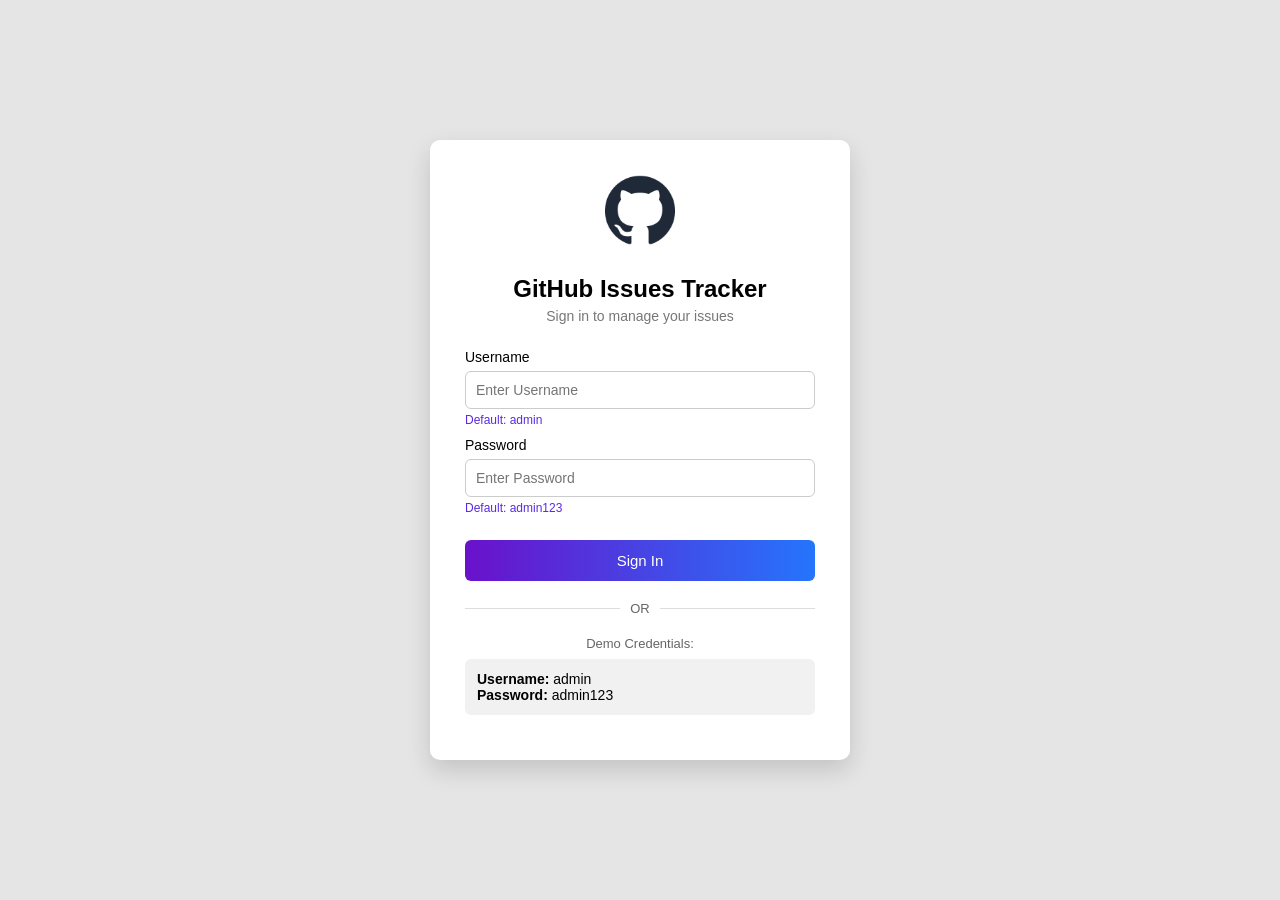
<file: index.html>
<!DOCTYPE html>
<html lang="en">
<head>
<meta charset="UTF-8">
<title> GitHub Issues Tracker</title>
<link rel="stylesheet" href="style.css">
</head>

<body>

    <script>

const isLoggedIn = localStorage.getItem("loggedIn");

if(!isLoggedIn){
  window.location.href = "login.html";
}

</script>

<nav class="navbar">

<div class="logo-area">
<h2> 
GitHub Issues Tracker</h2>
</div>

<div class="search-area">

<input type="text" id="searchInput" placeholder="Search issues">
<button id="searchBtn">Search</button>

</div>

</nav>

<section class="tabs">

<button class="tab active" data-status="all">All</button>
<button class="tab" data-status="open">Open</button>
<button class="tab" data-status="closed">Closed</button>

</section>

<section id="issueStats">
<p id="issueCount"></p>
</section>

<section class="issues-container" id="issuesContainer">

</section>

<div id="spinner" class="spinner hidden"></div>

<div id="issueModal" class="modal hidden">
<div class="modal-content">

<span id="closeModal">X</span>

<h2 id="modalTitle"></h2>
<p id="modalDesc"></p>

<div id="modalInfo"></div>

</div>
</div>

<script src="script.js"></script>

</body>
</html>
</file>
<file: style.css>
body{
font-family: Arial;
margin:0;
background:#f5f5f5;
}

.navbar{
display:flex;
justify-content:space-between;
padding:15px 30px;
background:#24292e;
color:white;
}

.search-area input{
padding:8px;
}

.search-area button{
padding:8px 12px;
}

.tabs{
display:flex;
gap:10px;
padding:20px;
}

.tab{
padding:8px 20px;
border:none;
cursor:pointer;
background:#ddd;
}

.tab.active{
background:#333;
color:white;
}

.issues-container{
display:grid;
grid-template-columns:repeat(4,1fr);
gap:20px;
padding:20px;
}

.issue-card{
background:white;
padding:15px;
border-radius:6px;
cursor:pointer;
}

.issue-open{
border-top:4px solid green;
}

.issue-closed{
border-top:4px solid purple;
}

.modal{
position:fixed;
top:0;
left:0;
width:100%;
height:100%;
background:rgba(0,0,0,0.5);
display:flex;
justify-content:center;
align-items:center;
}

.modal-content{
background:white;
padding:30px;
width:400px;
}

.hidden{
display:none;
}

.spinner{
border:6px solid #eee;
border-top:6px solid black;
border-radius:50%;
width:40px;
height:40px;
animation:spin 1s linear infinite;
margin:auto;
}

@keyframes spin{
0%{transform:rotate(0)}
100%{transform:rotate(360deg)}
}
</file>
<file: login.css>
*{
margin:0;
padding:0;
box-sizing:border-box;
font-family: Arial, Helvetica, sans-serif;
}

body{
background:#e5e5e5;
height:100vh;
display:flex;
align-items:center;
justify-content:center;
}

.login-container{
width:420px;
}

.login-card{
background:white;
padding:35px;
border-radius:10px;
box-shadow:0 10px 25px rgba(0,0,0,0.15);
}

.logo{
display:flex;
justify-content:center;
margin-bottom:15px;
}

.logo img{
width:70px;
}

h2{
text-align:center;
margin-bottom:5px;
}

.subtitle{
text-align:center;
font-size:14px;
color:#777;
margin-bottom:25px;
}

label{
font-size:14px;
margin-top:10px;
display:block;
}

input{
width:100%;
padding:10px;
margin-top:6px;
border:1px solid #ccc;
border-radius:6px;
font-size:14px;
}

.default-text{
font-size:12px;
color:#5b2be0;
margin-top:4px;
margin-bottom:10px;
}

.login-btn{
width:100%;
padding:12px;
margin-top:15px;
border:none;
border-radius:6px;

background:linear-gradient(90deg,#6a11cb,#2575fc);
color:white;

font-size:15px;
cursor:pointer;
}

.login-btn:hover{
opacity:0.9;
}

.divider{
display:flex;
align-items:center;
margin:20px 0;
}

.divider::before,
.divider::after{
content:"";
flex:1;
height:1px;
background:#ddd;
}

.divider span{
margin:0 10px;
font-size:13px;
color:#666;
}

.demo-title{
text-align:center;
font-size:13px;
color:#666;
margin-bottom:8px;
}

.demo-box{
background:#f1f1f1;
padding:12px;
border-radius:6px;
font-size:14px;
}

#errorMsg{
color:red;
text-align:center;
margin-top:10px;
font-size:13px;
}
</file>
